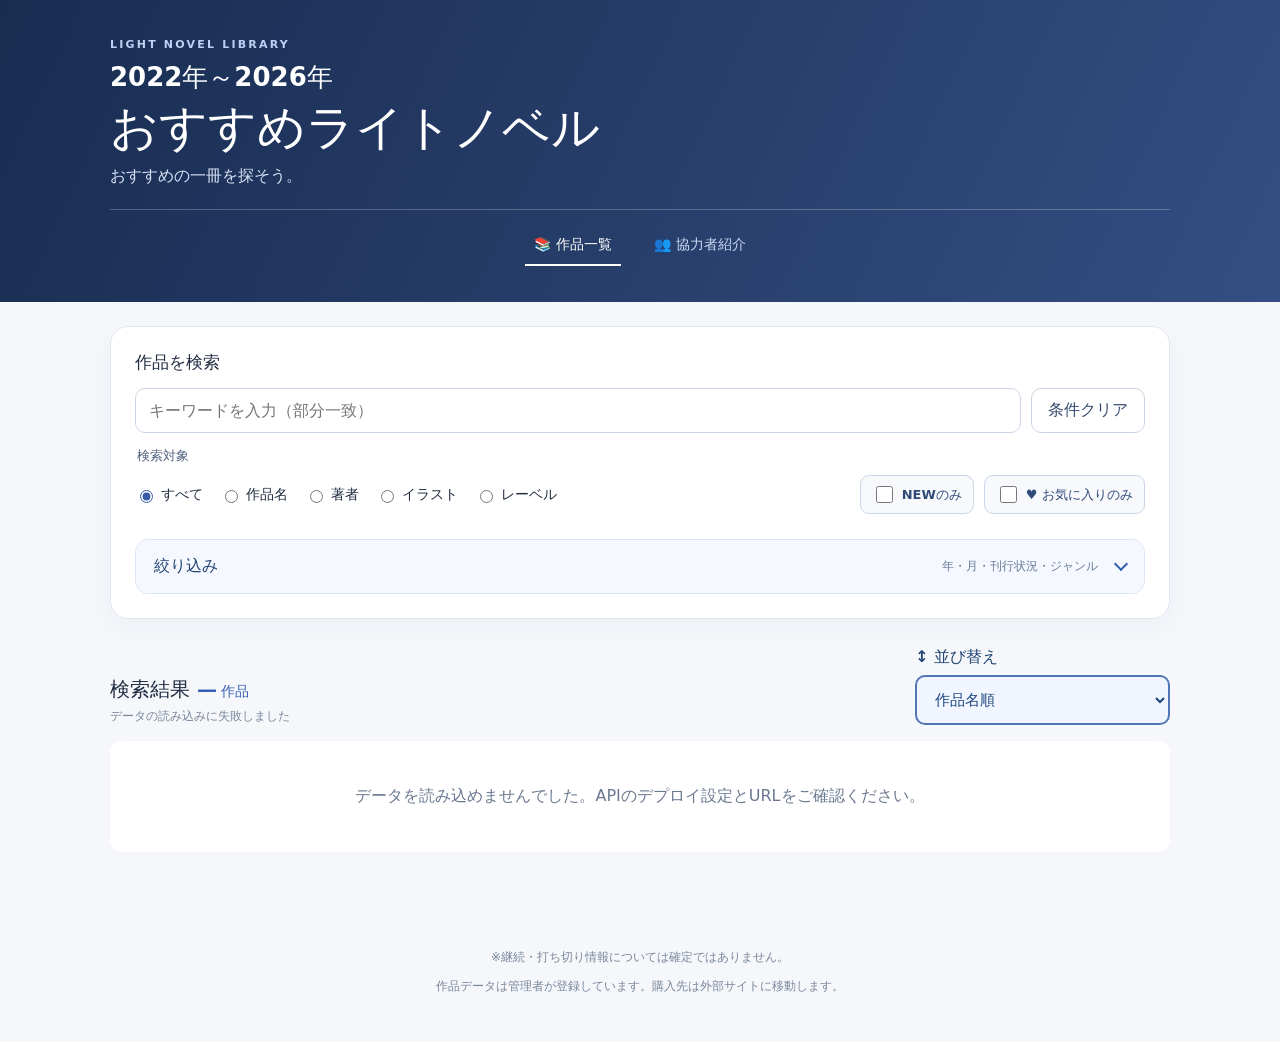
<file: index.html>
<!doctype html>
<html lang="ja">
<head>
    <!-- Googleタグ -->
    <script async src="https://www.googletagmanager.com/gtm.js?id=GTM-WGPH244C"></script>
    <script>
        window.dataLayer = window.dataLayer || [];
        function gtag(){dataLayer.push(arguments);}
        gtag('js', new Date());
    </script>
    <meta charset="utf-8">
    <meta name="viewport" content="width=device-width, initial-scale=1">
    <meta name="description" content="おすすめライトノベルの作品一覧。作品名・著者・イラスト・レーベルで検索できます。">
    <title>2022年～2026年 おすすめライトノベル</title>
    <link rel="stylesheet" href="./style.css?v=20261114e">
</head>

<body>
    <header class="hero">
        <div class="wrap">
            <div class="eyebrow">LIGHT NOVEL LIBRARY</div>
            <h1><span class="hero-years">2022年～2026年</span><span class="hero-main">おすすめライトノベル</span></h1>
            <p>おすすめの一冊を探そう。</p><nav class="site-nav" aria-label="サイトメニュー"><a href="index.html" aria-current="page">📚 作品一覧</a><a href="contributors.html">👥 協力者紹介</a></nav>
        </div>
    </header>
    <main class="wrap">
        <section class="panel filters" aria-label="作品を探す">
            <h2>作品を検索</h2>
            <div class="search-row"><label class="sr-only" for="search">検索キーワード</label><input id="search" type="search"
                    placeholder="キーワードを入力（部分一致）" autocomplete="off"><button id="clear" type="button"
                    class="clear">条件クリア</button></div>
            <fieldset>
                <legend>検索対象</legend>
                <div class="search-target-row"><div class="radios"><label><input type="radio" name="field" value="all" checked>すべて</label><label><input
                            type="radio" name="field" value="title">作品名</label><label><input type="radio" name="field"
                            value="author">著者</label><label><input type="radio" name="field"
                            value="illustrator">イラスト</label><label><input type="radio" name="field"
                            value="label">レーベル</label></div><div class="quick-filters"><label class="quick-filter"><input id="new-only" type="checkbox"> <span>NEWのみ</span></label><label class="quick-filter"><input id="favorites-only" type="checkbox"> <span>♥ お気に入りのみ</span></label></div></div>
            </fieldset>
            <details class="filter-details" id="filter-details">
                <summary class="filter-toggle"><span class="filter-toggle-title">絞り込み <span id="filter-active-count" class="filter-active-count" hidden></span></span><span class="filter-toggle-hint">年・月・刊行状況・ジャンル</span><span class="filter-toggle-chevron" aria-hidden="true"></span></summary>
                <div class="filter-content">
            <div class="filter-grid"><label>年<select id="year">
                        <option value="">すべての年</option>
                    </select></label><label>月<select id="month">
                        <option value="">すべての月</option>
                    </select></label><label>刊行状況<select id="status">
                        <option value="">すべて</option>
                        <option value="完結">完結</option>
                        <option value="継続">継続</option>
                        <option value="打ち切り">打ち切り</option>
                    </select></label></div>
            <fieldset class="genre-fieldset" aria-labelledby="genre-heading">
                <legend id="genre-heading">ジャンル <span id="genre-selected-count" class="genre-count"></span></legend>
                <div id="genre-checkboxes" class="genre-checkboxes" aria-label="ジャンルを選択"></div>
            </fieldset>
                </div>
            </details>
        </section>
        <section class="results" aria-label="検索結果">
            <div class="results-bar">
                <div>
                    <h2>検索結果 <span id="count">—</span><span class="unit">作品</span></h2>
                    <p id="hint">データを読み込み中…</p>
                </div><label class="sort"><span class="sort-heading">↕ 並び替え</span><select id="sort">
                        <option value="title">作品名順</option>
                        <option value="date-desc">発売年月（新しい順）</option>
                        <option value="date-asc">発売年月（古い順）</option>
                        <option value="author">著者名順</option>
                        <option value="label">レーベル順</option>
                    </select></label>
            </div>
            <div id="loading" class="loading" role="status" aria-live="polite"><span class="spinner" aria-hidden="true"></span><strong>作品情報を読み込んでいます</strong><span>少々お待ちください…</span></div>
            <div id="cards" class="cards" aria-live="polite"></div>
            <div id="empty" class="empty" hidden>該当する作品がありません。条件を変更してお試しください。</div>
            <div class="more-row"><button id="more" type="button" hidden>さらに表示する</button></div>
        </section>
    </main>
    <footer>
        <p>※継続・打ち切り情報については確定ではありません。</p>
        <p>作品データは管理者が登録しています。購入先は外部サイトに移動します。</p>
    </footer>
    <script src="app.js?v=20261114e" defer></script>
</body>

</html>
</file>
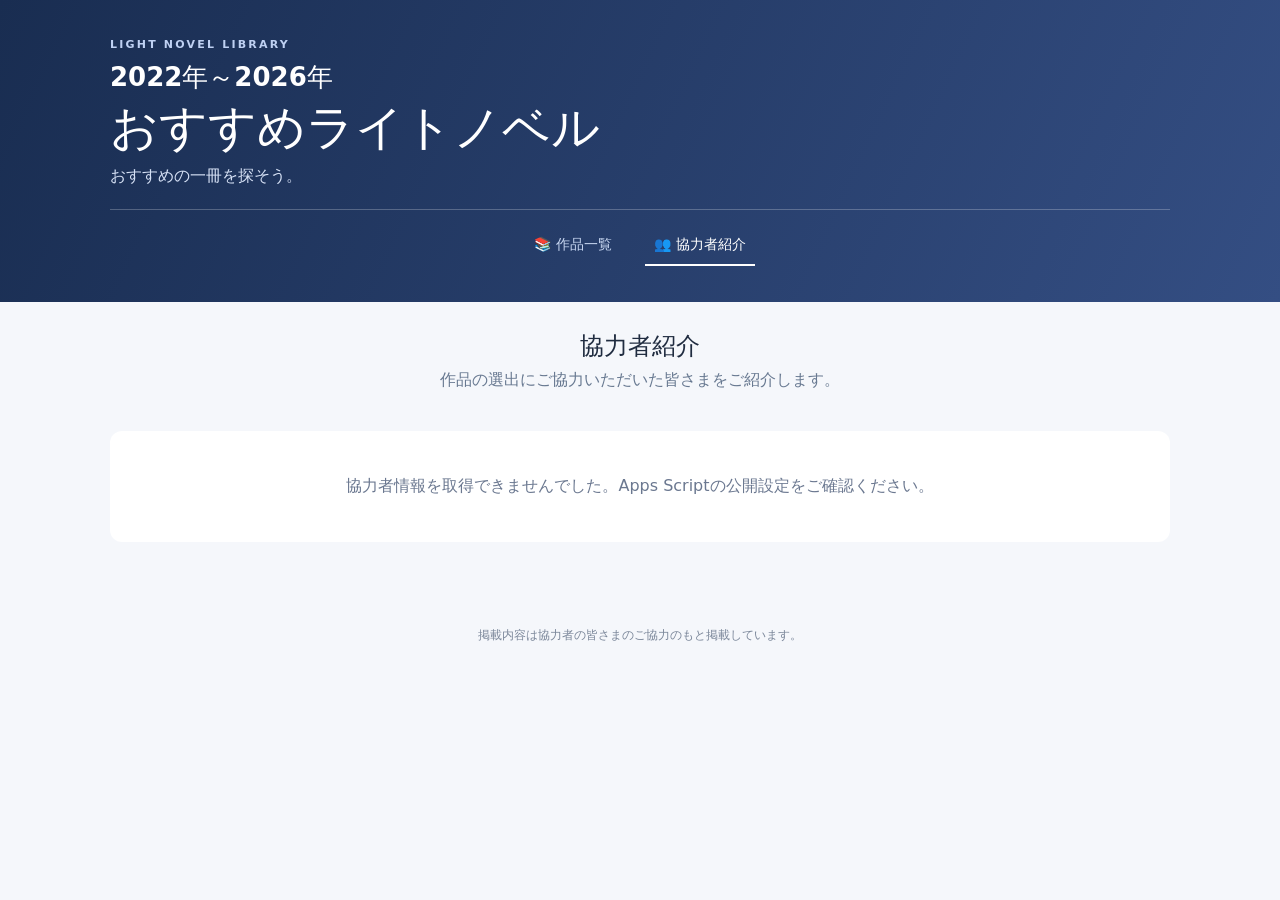
<file: contributors.html>
<!doctype html><html lang="ja"><head><meta charset="utf-8"><meta name="viewport" content="width=device-width, initial-scale=1"><title>協力者紹介 | おすすめライトノベル</title><link rel="stylesheet" href="./style.css?v=20261114e"></head><body><header class="hero"><div class="wrap"><div class="eyebrow">LIGHT NOVEL LIBRARY</div><h1><span class="hero-years">2022年～2026年</span><span class="hero-main">おすすめライトノベル</span></h1><p>おすすめの一冊を探そう。</p><nav class="site-nav" aria-label="サイトメニュー"><a href="index.html">📚 作品一覧</a><a href="contributors.html" aria-current="page">👥 協力者紹介</a></nav></div></header><main class="wrap contributors"><h2 class="contributors-heading">協力者紹介</h2><p class="contributors-intro">作品の選出にご協力いただいた皆さまをご紹介します。</p><div id="loading" class="loading" role="status"><span class="spinner" aria-hidden="true"></span><strong>協力者情報を読み込んでいます</strong><span>少々お待ちください…</span></div><div id="contributors" class="contributor-grid"></div><p id="error" class="empty" hidden></p></main><footer>掲載内容は協力者の皆さまのご協力のもと掲載しています。</footer><script src="contributors.js?v=20261114e" defer></script></body></html>
</file>
<file: style.css>
:root{font-family:system-ui,-apple-system,"Hiragino Kaku Gothic ProN","Yu Gothic",sans-serif;color:#202c40;background:#f5f7fb;font-synthesis:none}*{box-sizing:border-box}body{margin:0}button,input,select{font:inherit}button{cursor:pointer}.wrap{width:min(1060px,calc(100% - 32px));margin:auto}.hero{background:linear-gradient(115deg,#192d51,#344e83);color:white;padding:38px 0 36px}.eyebrow{font-size:11px;letter-spacing:.2em;color:#bfd1f3;font-weight:700}h1{font-size:clamp(23px,3.5vw,35px);margin:10px 0}h2{font-size:17px;margin:0}.hero p{margin:0;color:#d6e1f5}.panel{background:white;border:1px solid #e1e7f0;border-radius:18px;padding:24px;box-shadow:0 8px 24px #2239580a}.filters{margin-top:24px}.search-row{display:flex;gap:10px;margin:14px 0}input[type=search],select{border:1px solid #cdd6e4;border-radius:10px;background:white;color:#223047;padding:12px 13px;min-height:45px;outline-offset:2px}input[type=search]{width:100%;min-width:0}select{width:100%}.clear{border:1px solid #cbd4e3;border-radius:10px;background:#fff;color:#34496d;padding:10px 16px;white-space:nowrap}fieldset{border:0;padding:0;margin:0 0 25px}legend{font-size:13px;font-weight:700;margin-bottom:10px;color:#52637e}.radios{display:flex;flex-wrap:wrap;gap:9px 17px}.radios label{font-size:14px;display:flex;align-items:center;gap:5px}.radios input{accent-color:#385ca5}.section-head{padding-top:19px;border-top:1px solid #edf0f5}.filter-grid{display:grid;grid-template-columns:1fr 1fr;gap:14px;margin-top:14px}.filter-grid label,.sort{display:flex;flex-direction:column;gap:7px;font-size:13px;font-weight:700;color:#52637e}.results{margin:28px 0 60px}.results-bar{display:flex;justify-content:space-between;align-items:end;gap:12px;margin-bottom:16px}.results-bar h2{font-size:20px}.results-bar h2 span{color:#355fb2}.results-bar h2 .unit{font-size:14px;margin-left:4px}.results-bar p{color:#7b879a;font-size:12px;margin:5px 0 0}.sort{min-width:210px}.sort select{padding:9px 12px;min-height:40px}.cards{display:grid;grid-template-columns:repeat(2,minmax(0,1fr));gap:14px}.book{background:#fff;border:1px solid #e1e7f0;border-radius:15px;padding:19px;display:flex;flex-direction:column;gap:13px;min-width:0;box-shadow:0 3px 12px #22395808}.book-title{font-size:16px;line-height:1.55;margin:0;font-weight:750;overflow-wrap:anywhere}.meta{display:grid;grid-template-columns:82px 1fr;gap:5px 8px;font-size:13px;margin:0}.meta dt{color:#78869b}.meta dd{margin:0;overflow-wrap:anywhere}.tags{display:flex;flex-wrap:wrap;gap:7px}.tag{background:#eef3fa;color:#425a80;border-radius:6px;padding:5px 9px;font-size:12px}.tag.status{background:#eaf4ed;color:#33644a}.tag.stop{background:#fff0e9;color:#99513d}.links{display:flex;gap:8px;margin-top:auto}.links a{flex:1;text-align:center;text-decoration:none;font-size:13px;font-weight:700;padding:11px 5px;border:1px solid #aebfdd;color:#28549a;border-radius:9px}.links a:hover{background:#eef4ff}.links a.amazon{color:#775120;border-color:#dbc59e}.empty{text-align:center;padding:45px 15px;color:#6b7890;background:#fff;border-radius:12px}.more-row{text-align:center;margin-top:20px}.more-row button{background:#284e91;color:#fff;border:0;border-radius:10px;padding:12px 32px}footer{text-align:center;color:#7b879a;font-size:12px;padding:25px 15px 35px}.sr-only{position:absolute;width:1px;height:1px;overflow:hidden;clip:rect(0,0,0,0)}[hidden]{display:none!important}@media(max-width:700px){.hero{padding:28px 0}.panel{padding:18px}.cards{grid-template-columns:1fr}.results-bar{align-items:end}.sort{min-width:135px;max-width:47%}.results-bar h2{font-size:17px}.book{padding:16px}.filter-grid{gap:10px}.filter-grid select{font-size:13px;padding:10px 6px}.search-row{gap:7px}.clear{padding:9px;font-size:12px}}

/* Updated filter and sorting controls */
.hero h1{display:flex;flex-direction:column;gap:4px;line-height:1.3}
.hero-years{font-size:clamp(19px,2.6vw,27px);font-weight:650}
.hero-main{font-size:clamp(27px,4vw,40px);font-weight:800}
.filter-grid{grid-template-columns:repeat(4,minmax(0,1fr));gap:12px}
.filter-grid label{min-width:0}
.filter-grid select{border:2px solid #cdd6e4;font-weight:600;transition:border-color .15s,background-color .15s,box-shadow .15s}
.filter-grid select.is-selected{border-color:#315db3;background:#edf4ff;color:#163e82;box-shadow:0 0 0 2px #315db31a}
select:focus-visible,input:focus-visible,button:focus-visible{outline:3px solid #7ea6f2;outline-offset:2px}
.sort{min-width:255px;font-size:15px;color:#244775}
.sort-heading{font-size:16px;font-weight:800}
.sort select{min-height:50px;padding:11px 14px;border:2px solid #5275b4;background:#f1f5ff;color:#1e467e;font-size:15px;font-weight:750}
.sort select.is-selected{background:#e4efff;border-color:#2259b0;box-shadow:0 0 0 2px #2259b01c}
@media(max-width:700px){.filter-grid{grid-template-columns:repeat(2,minmax(0,1fr));gap:12px}.filter-grid select{font-size:14px;padding:10px 8px;min-height:47px}.results-bar{align-items:stretch;flex-wrap:wrap}.sort{width:100%;max-width:none;min-width:0}.sort select{width:100%}}

/* Cover images */
.book-body {display:grid;grid-template-columns:112px minmax(0,1fr);gap:16px;align-items:start}
.book-cover {width:112px;aspect-ratio:2/3;overflow:hidden;border-radius:8px;background:#edf1f7;border:1px solid #dfe6f0}
.book-cover-image {width:100%;height:100%;object-fit:contain;display:block;background:#fff}
.book-cover-placeholder {height:100%;display:flex;align-items:center;justify-content:center;text-align:center;padding:8px;color:#7d8aa0;font-size:12px;font-weight:750;letter-spacing:.07em}
.book-details {min-width:0;display:flex;flex-direction:column;gap:12px}
.book-details .meta {grid-template-columns:72px minmax(0,1fr)}
@media(max-width:420px) {
  .book-body {grid-template-columns:90px minmax(0,1fr);gap:12px}
  .book-cover {width:90px}
  .book-details .meta {grid-template-columns:64px minmax(0,1fr);font-size:12px}
  .book-title {font-size:15px}
}

/* Spreadsheet-driven genre checkboxes, three columns */
.genre-fieldset {margin:20px 0 0;padding:16px;border:1px solid #dce5f2;border-radius:12px;background:#fbfcff}
.genre-fieldset legend {padding:0 7px;font-size:14px;color:#34496d}
.genre-count {color:#315db3;font-size:12px}
.genre-checkboxes {display:grid;grid-template-columns:repeat(3,minmax(0,1fr));gap:10px 12px}
.genre-option {display:flex;align-items:center;gap:8px;min-width:0;padding:10px 12px;border:1px solid #dce5f2;border-radius:9px;background:#fff;font-size:14px;font-weight:600;color:#34496d;cursor:pointer;overflow-wrap:anywhere}
.genre-option input {width:17px;height:17px;flex:0 0 auto;accent-color:#315db3;cursor:pointer}
.genre-option:has(input:checked) {border-color:#315db3;background:#edf4ff;color:#163e82}
.genre-option:focus-within {outline:2px solid #7ea6f2;outline-offset:2px}
@media(max-width:700px){.genre-checkboxes{gap:7px}.genre-option{padding:9px 6px;gap:5px;font-size:12px}.genre-option input{width:15px;height:15px}.genre-fieldset{padding:12px 8px}}
@media(max-width:370px){.genre-option{font-size:11px;padding:8px 4px;gap:4px}}

/* Collapsible filters */
.filter-details {margin-top:18px;border:1px solid #dce5f2;border-radius:13px;background:#fff;overflow:hidden}
.filter-toggle {display:flex;align-items:center;gap:10px;padding:16px 18px;cursor:pointer;list-style:none;color:#244775;background:#f5f8ff;user-select:none}
.filter-toggle::-webkit-details-marker {display:none}
.filter-toggle:hover {background:#eaf1ff}
.filter-toggle:focus-visible {outline:3px solid #7ea6f2;outline-offset:-3px}
.filter-toggle-title {font-size:16px;font-weight:800}
.filter-toggle-hint {font-size:12px;color:#697c99;margin-left:auto}
.filter-toggle-chevron {width:10px;height:10px;border-right:2px solid #315db3;border-bottom:2px solid #315db3;transform:rotate(45deg);transition:transform .15s;margin-left:8px;margin-top:-5px;flex:none}
.filter-details[open] .filter-toggle-chevron {transform:rotate(225deg);margin-top:5px}
.filter-content {padding:18px;border-top:1px solid #e3eaf4}
.filter-content .filter-grid {grid-template-columns:repeat(3,minmax(0,1fr));margin-top:0}
.filter-content .genre-fieldset {margin-top:18px;margin-bottom:0}
.filter-active-count {display:inline-block;font-size:12px;background:#315db3;color:#fff;border-radius:99px;padding:2px 8px;margin-left:4px}
.filter-active-count[hidden] {display:none}
@media(max-width:700px){.filter-content{padding:12px}.filter-content .filter-grid{grid-template-columns:repeat(2,minmax(0,1fr))}.filter-toggle{padding:14px 12px}.filter-toggle-hint{font-size:10px}}
@media(max-width:390px){.filter-toggle-hint{display:none}.filter-toggle-chevron{margin-left:auto}}

/* New features */
.site-nav{display:flex;gap:18px;margin-top:18px}.site-nav a{color:#fff;font-weight:700;text-underline-offset:4px}
.favorites-toggle{display:flex;align-items:center;gap:7px;font-size:14px;font-weight:700;color:#34496d;white-space:nowrap}
.favorites-toggle input{accent-color:#d43d66;width:18px;height:18px}
.book-card-head{display:flex;justify-content:space-between;align-items:center;min-height:25px;margin:-5px 0 -7px}
.new-badge{background:#d94b31;color:#fff;font-weight:800;font-size:11px;padding:4px 9px;border-radius:5px;letter-spacing:.05em}
.favorite-button{border:1px solid #d9dfe9;background:#fff;border-radius:50%;width:35px;height:35px;font-size:24px;line-height:1;color:#6b7890;display:grid;place-items:center}
.favorite-button.is-favorite{color:#d43d66;background:#fff0f4;border-color:#f0a9bd}
.loading{min-height:220px;background:#fff;border:1px solid #e1e7f0;border-radius:15px;display:flex;align-items:center;justify-content:center;flex-direction:column;gap:11px;color:#34496d;margin-bottom:14px;text-align:center}
.loading>span:last-child{font-size:13px;color:#77859a}
.spinner{width:36px;height:36px;border:4px solid #dce6f5;border-top-color:#315db3;border-radius:50%;animation:spin .85s linear infinite}
@keyframes spin{to{transform:rotate(360deg)}}
@media(prefers-reduced-motion:reduce){.spinner{animation:none}}
.contributors{margin:28px 0 60px}.contributor-grid{display:grid;grid-template-columns:repeat(2,minmax(0,1fr));gap:16px}
.contributor{background:white;border:1px solid #e1e7f0;border-radius:16px;padding:20px;min-width:0}
.contributor-header{display:flex;align-items:center;gap:14px;margin-bottom:18px}.contributor-avatar{width:80px;height:80px;flex:0 0 80px;border-radius:50%;object-fit:cover;background:#e8eef7}
.contributor h2{font-size:18px;overflow-wrap:anywhere}.contributor a{color:#315db3;overflow-wrap:anywhere}.contributor-section{margin-top:15px}.contributor-section h3{font-size:12px;color:#6b7890;margin:0 0 6px}.contributor-section p{margin:0;white-space:pre-wrap;overflow-wrap:anywhere;line-height:1.7;font-size:14px}
.genre-pill{display:inline-block;padding:4px 9px;background:#eef3fa;border-radius:7px;margin:3px;font-size:12px}
@media(max-width:700px){.contributor-grid{grid-template-columns:1fr}.results-bar .favorites-toggle{order:2}.results-bar .sort{order:3}}

/* Clear header navigation and centered contributor cards */
.site-nav{display:flex;flex-wrap:wrap;gap:10px;margin-top:22px}
.site-nav a{display:inline-flex;align-items:center;justify-content:center;min-height:44px;padding:10px 20px;border:1px solid rgba(255,255,255,.48);border-radius:10px;background:rgba(255,255,255,.10);color:#fff;text-decoration:none;font-weight:750;transition:background .15s,border-color .15s}
.site-nav a:hover,.site-nav a:focus-visible{background:rgba(255,255,255,.24);border-color:#fff}
.site-nav a[aria-current="page"]{background:#fff;color:#1e3d70;border-color:#fff}
.contributors.wrap{margin:28px auto 60px}
.contributor-grid{display:grid;grid-template-columns:repeat(2,minmax(0,1fr));gap:16px;max-width:1000px;margin-inline:auto;justify-content:center}
.contributor{width:100%}
@media(max-width:700px){.site-nav{gap:8px}.site-nav a{flex:1;padding:10px 12px;font-size:14px}.contributor-grid{grid-template-columns:minmax(0,1fr);max-width:520px}}

/* Final: prominent title, understated centered navigation */
.hero .hero-main{font-size:clamp(30px,5vw,48px);font-weight:800;line-height:1.2}
.hero .hero-years{font-size:clamp(18px,2.6vw,26px);font-weight:650}
.site-nav{display:flex;justify-content:center;flex-wrap:wrap;gap:8px 24px;margin-top:22px;padding-top:16px;border-top:1px solid rgba(255,255,255,.24)}
.site-nav a{display:inline-flex;align-items:center;justify-content:center;flex:none;min-height:40px;padding:7px 9px;border:0;border-bottom:2px solid transparent;border-radius:0;background:transparent;color:#c9d8f2;text-decoration:none;font-size:14px;font-weight:650}
.site-nav a:hover,.site-nav a:focus-visible{background:rgba(255,255,255,.08);border-color:rgba(255,255,255,.6);color:#fff}
.site-nav a[aria-current="page"]{background:transparent;color:#fff;border-color:#fff;font-weight:800}
.contributors-heading{text-align:center;font-size:24px;margin:8px 0 8px}
.contributors-intro{text-align:center;color:#687991;margin:0 0 24px}
@media(max-width:700px){.site-nav{gap:8px 14px}.site-nav a{flex:none;font-size:14px;padding:8px 10px}.hero .hero-main{font-size:clamp(26px,6.8vw,38px)}}

/* Book card layout: title above, tappable cover and BOOK☆WALKER-style check */
.book-title{margin:0;font-size:16px;line-height:1.55;overflow-wrap:anywhere}
.book-body{display:grid;grid-template-columns:112px minmax(0,1fr);gap:16px;align-items:start}
.book-cover.favorite-cover{position:relative;display:block;width:112px;aspect-ratio:2/3;height:auto;padding:0;overflow:visible;border:1px solid #dfe6f0;border-radius:8px;background:#fff;cursor:pointer}
.favorite-cover .book-cover-image{width:100%;height:100%;border-radius:7px;object-fit:contain}
.favorite-cover .book-cover-placeholder{height:100%;display:flex;align-items:center;justify-content:center}
.favorite-check{position:absolute;right:-7px;bottom:-7px;display:grid;place-items:center;width:32px;height:32px;border-radius:50%;border:2px solid #a8b6c9;background:#fff;color:transparent;box-shadow:0 2px 6px #1d2e481f;font-size:21px;font-weight:900;line-height:1}
.favorite-cover.is-favorite .favorite-check{background:#238b62;border-color:#238b62;color:#fff}
.favorite-cover:hover .favorite-check{box-shadow:0 0 0 3px #238b6229}
.favorite-cover:focus-visible{outline:3px solid #7ea6f2;outline-offset:5px}
.book-details .meta{grid-template-columns:75px minmax(0,1fr);gap:7px 8px}
.book-genres{display:flex;flex-wrap:wrap;gap:5px;align-items:center}
.book-genres .genre-pill{margin:0;background:#eef3fa;color:#425a80;padding:4px 8px;border-radius:7px}
@media(max-width:420px){.book-body{grid-template-columns:90px minmax(0,1fr);gap:12px}.book-cover.favorite-cover{width:90px}.book-details .meta{grid-template-columns:65px minmax(0,1fr);font-size:12px}.favorite-check{width:29px;height:29px}}

/* Collaborator's one optional external link */
.contributor-external-link{display:inline-flex;align-items:center;gap:6px;padding:9px 13px;border:1px solid #cbd9d1;border-radius:9px;background:#f5faf7;color:#24553e;font-weight:700;text-decoration:none;max-width:100%;overflow-wrap:anywhere}
.contributor-external-link::after{content:"↗";font-size:13px}
.contributor-external-link:hover,.contributor-external-link:focus-visible{background:#e7f3eb;text-decoration:underline}

/* Favorite heart overlay */
.favorite-check{color:#7b879a;font-size:23px;font-weight:700}
.favorite-cover.is-favorite .favorite-check{background:#fff0f4;border-color:#d43d66;color:#d43d66}
.favorite-cover:hover .favorite-check{box-shadow:0 0 0 3px #d43d6629}

/* Cream background for each book title */
.book .book-title {
  background: #F5EAD4;
  color: #513E2D;
  padding: 11px 14px;
  border-radius: 9px;
  line-height: 1.55;
}
@media (max-width: 420px) {
  .book .book-title { padding: 10px 12px; }
}

/* Quick filters next to search-target radio buttons */
.search-target-row{display:flex;align-items:center;justify-content:space-between;gap:12px 24px;flex-wrap:wrap}
.search-target-row .radios{flex:1 1 auto}
.quick-filters{display:flex;align-items:center;gap:10px;flex-wrap:wrap}
.quick-filter{display:inline-flex;align-items:center;gap:6px;padding:7px 11px;border:1px solid #cbd6e8;border-radius:9px;background:#f7f9fd;color:#304b77;font-size:13px;font-weight:750;white-space:nowrap;cursor:pointer}
.quick-filter input{width:17px;height:17px;accent-color:#315db3;cursor:pointer}
.quick-filter:has(input:checked){border-color:#315db3;background:#e8f1ff;color:#183f83}
.quick-filter:focus-within{outline:2px solid #7ea6f2;outline-offset:2px}
/* NEW badge directly after book title, with strong contrast */
.book .book-title{display:block}
.new-badge-inline{display:inline-block;vertical-align:baseline;margin-left:9px;padding:3px 9px;border-radius:5px;background:#d52e35;color:#fff;font-size:12px;font-weight:900;line-height:1.5;letter-spacing:.05em;white-space:nowrap;box-shadow:0 1px 4px #9c172c38}
@media(max-width:700px){.search-target-row{align-items:flex-start}.quick-filters{width:100%;gap:8px}.quick-filter{font-size:12px}}
</file>
